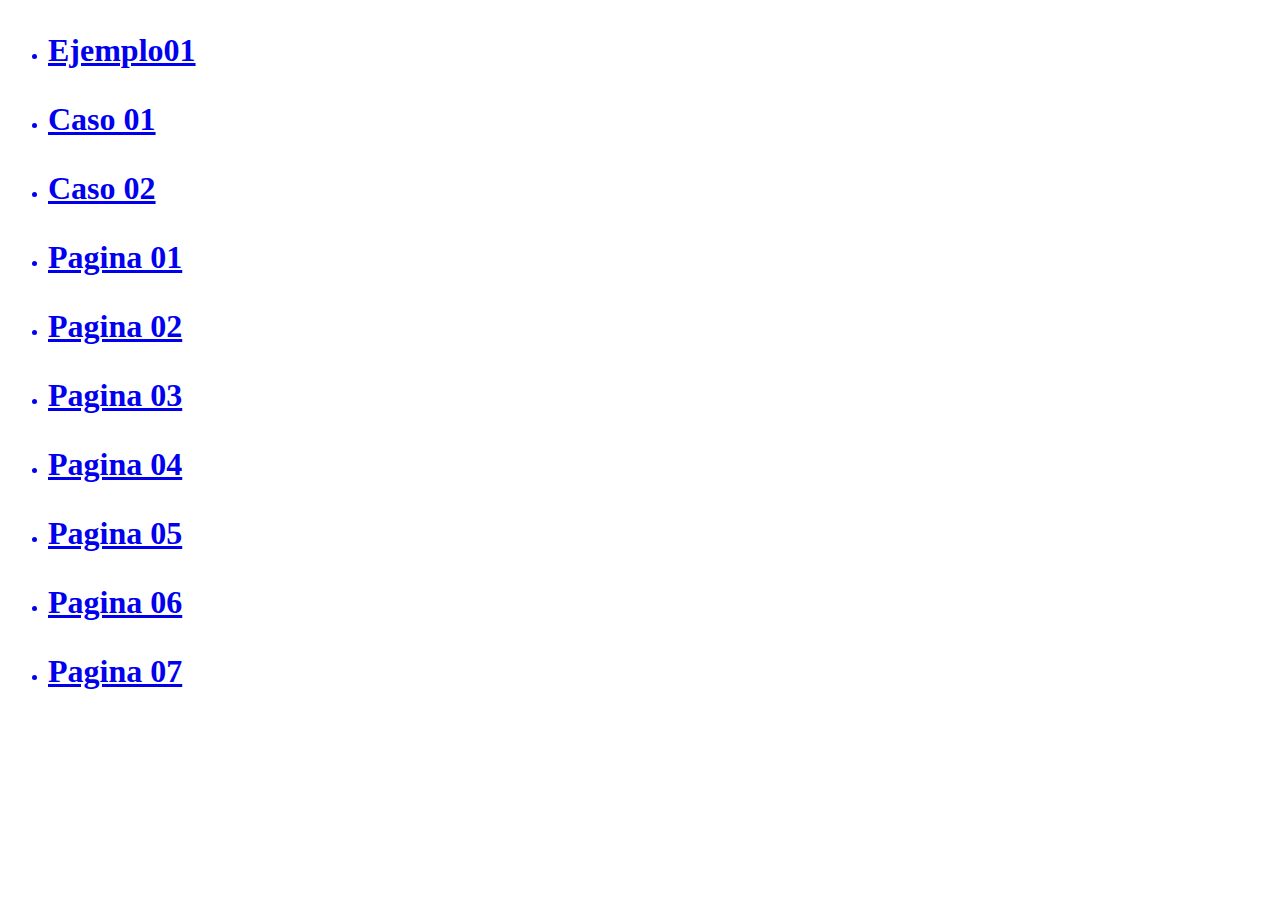
<file: clase10/index.html>
<!DOCTYPE html>
<html lang="es">
<head>
    <meta charset="UTF-8">
    <meta http-equiv="X-UA-Compatible" content="IE=edge">
    <meta name="viewport" content="width=device-width, initial-scale=1.0">
    <title>INDEX</title>
    <link rel="stylesheet" href="css/index.css">
</head>
<body>
    <ul>
        <a href="ejemplo01.html"><li><h1><p>Ejemplo01</p></h1></li></a>
        
        <a href="caso01.html"><li><h1><p>Caso 01</p></h1></li></a>
        
        <a href="caso02.html"><li><h1><p>Caso 02</p></h1></li></a>

        <a href="pagina01.html"><li><h1><p>Pagina 01</p></h1></li></a>
        
        <a href="paigna02.html"><li><h1><p>Pagina 02</p></h1></li></a> 
        
         <a href="pagina03.html"><li><h1><p>Pagina 03</p></h1></li></a>
        
        <a href="pagina04.html"><li><h1><p>Pagina 04</p></h1></li></a>
    
        <a href="pagina05.html"><li><h1><p>Pagina 05</p></h1></li></a>
        
        <a href="pagina06.html"><li><h1><p>Pagina 06</p></h1></li></a>
        
        <a href="pagina07.html"><li><h1><p>Pagina 07</p></h1></li></a>

        
</body>
</html>
</file>
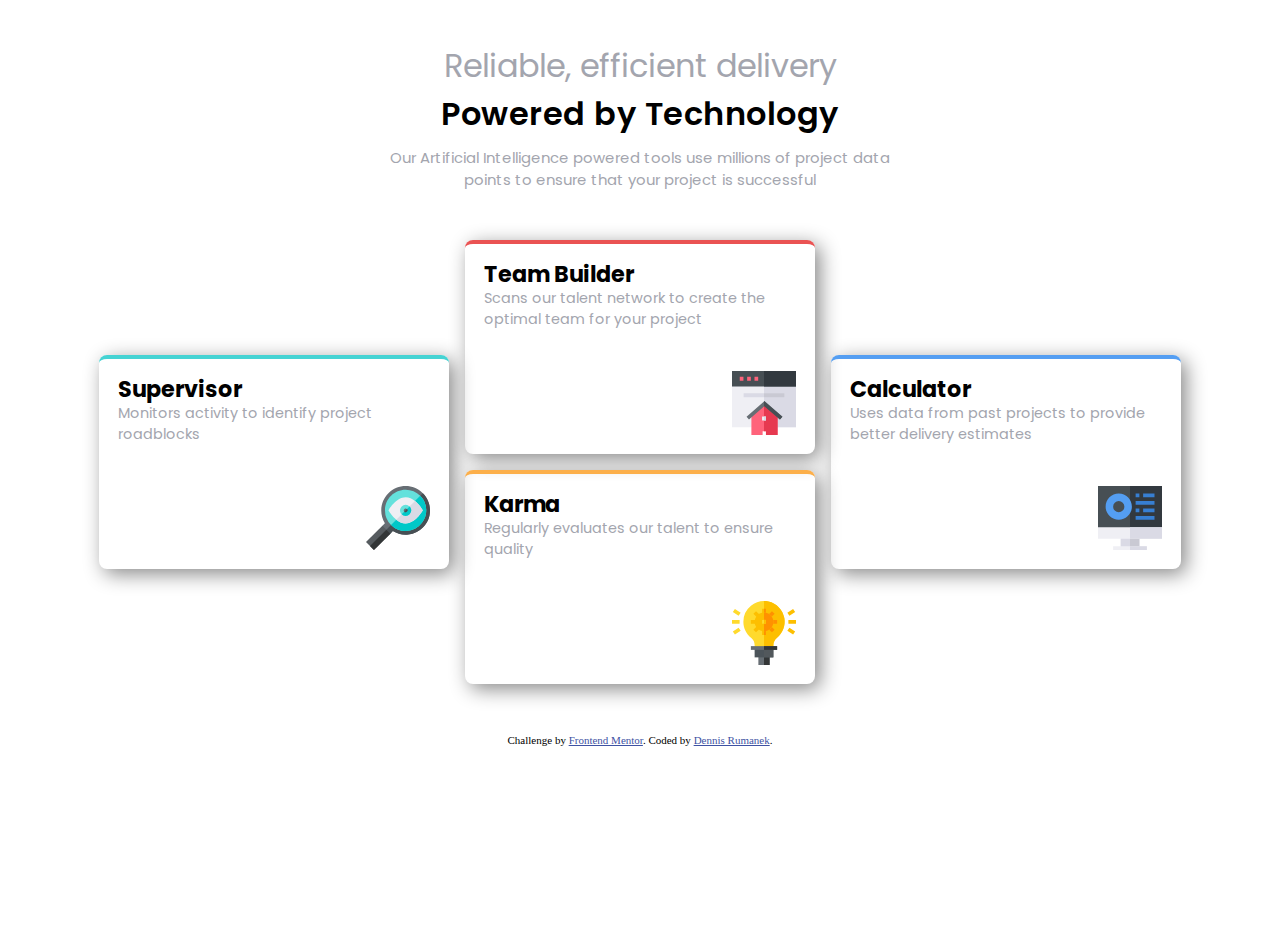
<file: clase10/four-card-feature-section-master/index.html>
<!DOCTYPE html>
<html lang="en">
  <head>
    <meta charset="UTF-8" />
    <meta name="viewport" content="width=device-width, initial-scale=1.0" />
    <!-- displays site properly based on user's device -->

    <link
      rel="icon"
      type="image/png"
      sizes="32x32"
      href="./images/favicon-32x32.png"
    />

    <title>Frontend Mentor | Four card feature section</title>
    <link rel="preconnect" href="https://fonts.googleapis.com" />
    <link rel="preconnect" href="https://fonts.gstatic.com" crossorigin />
    <link
      href="https://fonts.googleapis.com/css2?family=Poppins:wght@200;400;600&display=swap"
      rel="stylesheet"
    />

    <link rel="stylesheet" href="styles.css" />
    <style>
      .attribution {
        font-size: 11px;
        text-align: center;
      }
      .attribution a {
        color: hsl(228, 45%, 44%);
      }
    </style>
  </head>
  <body>
    <main class="main-container">
      <div class="text_section">
        <hgroup>
          <h2 class="first_heading">Reliable, efficient delivery</h2>
          <h2 class="second_heading">Powered by Technology</h2>
        </hgroup>
        <p class="main_paragraph">
          Our Artificial Intelligence powered tools use millions of project data
          points to ensure that your project is successful
        </p>
      </div>
      <div class="containers">
        <div class="container container-1">
          <h2>Supervisor</h2>
          <p>Monitors activity to identify project roadblocks</p>
          <img src="images/icon-supervisor.svg" alt="" />
        </div>

        <div class="container container-2">
          <h2>Team Builder</h2>
          <p>
            Scans our talent network to create the optimal team for your project
          </p>
          <img src="images/icon-team-builder.svg" alt="" />
        </div>

        <div class="container container-3">
          <h2>Karma</h2>
          <p>Regularly evaluates our talent to ensure quality</p>
          <img src="images/icon-karma.svg" alt="" />
        </div>

        <div class="container container-4">
          <h2>Calculator</h2>
          <p>
            Uses data from past projects to provide better delivery estimates
          </p>
          <img src="images/icon-calculator.svg" alt="" />
        </div>
      </div>
    </main>
    <footer>
      <p class="attribution">
        Challenge by
        <a href="https://www.frontendmentor.io?ref=challenge" target="_blank"
          >Frontend Mentor</a
        >. Coded by <a href="#">Dennis Rumanek</a>.
      </p>
    </footer>
  </body>
</html>
</file>
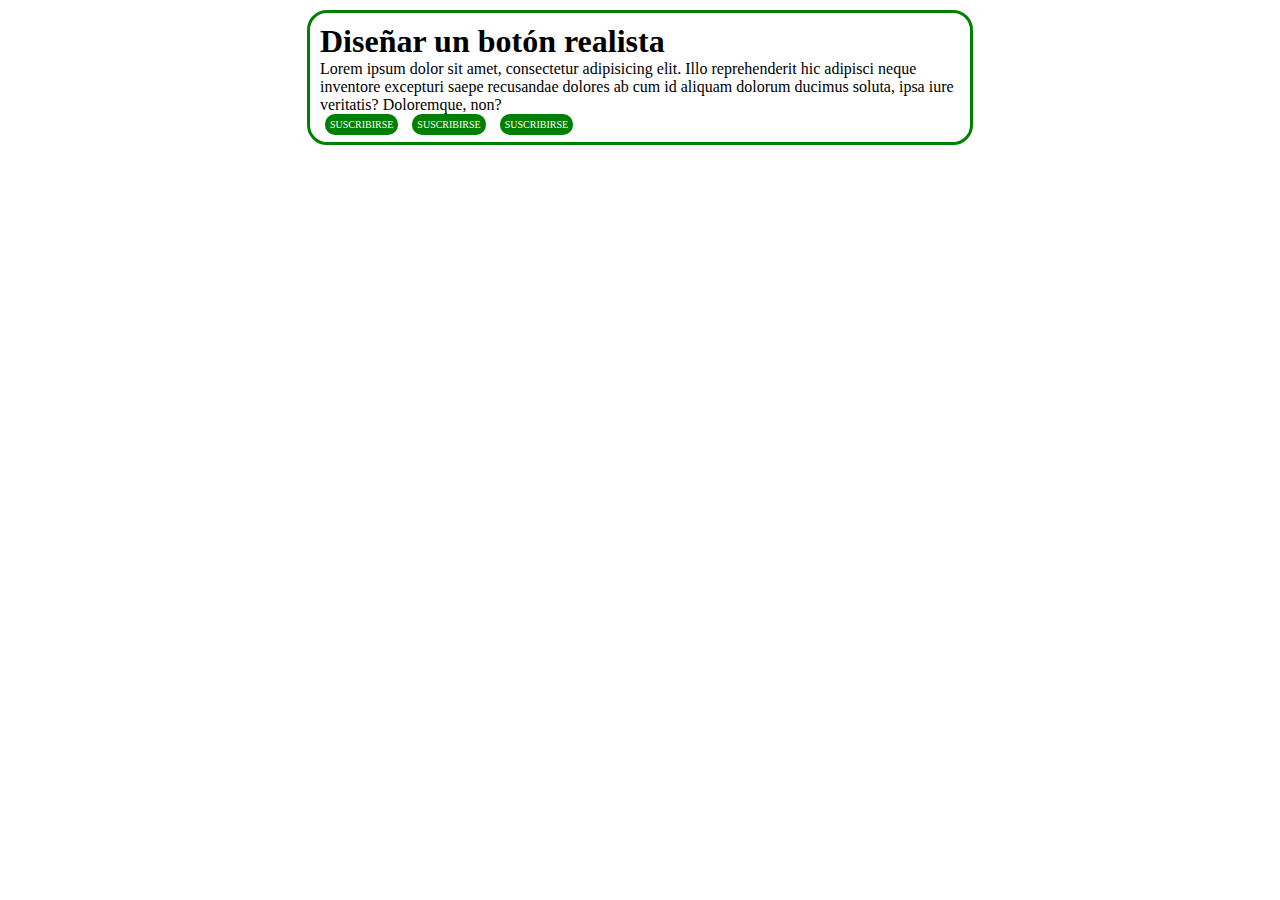
<file: clase10/caso01.html>
<!DOCTYPE html>
<html lang="en">
<head>
    <meta charset="UTF-8">
    <meta http-equiv="X-UA-Compatible" content="IE=edge">
    <meta name="viewport" content="width=device-width, initial-scale=1.0">
    <title>Document</title>
    <link rel="stylesheet" href="css/caso01.css">
</head>
<body>
    <div class="caja">
        <h1 >Diseñar un botón realista </h1>
        <p></p>Lorem ipsum dolor sit amet, consectetur adipisicing elit. Illo reprehenderit hic adipisci neque inventore excepturi saepe recusandae dolores ab cum id aliquam dolorum ducimus soluta, ipsa iure veritatis? Doloremque, non?</p>

        <a href="">SUSCRIBIRSE</a>
        <a href="">SUSCRIBIRSE</a>
        <a href="">SUSCRIBIRSE</a>



    </div>
</body>
</html>
</file>
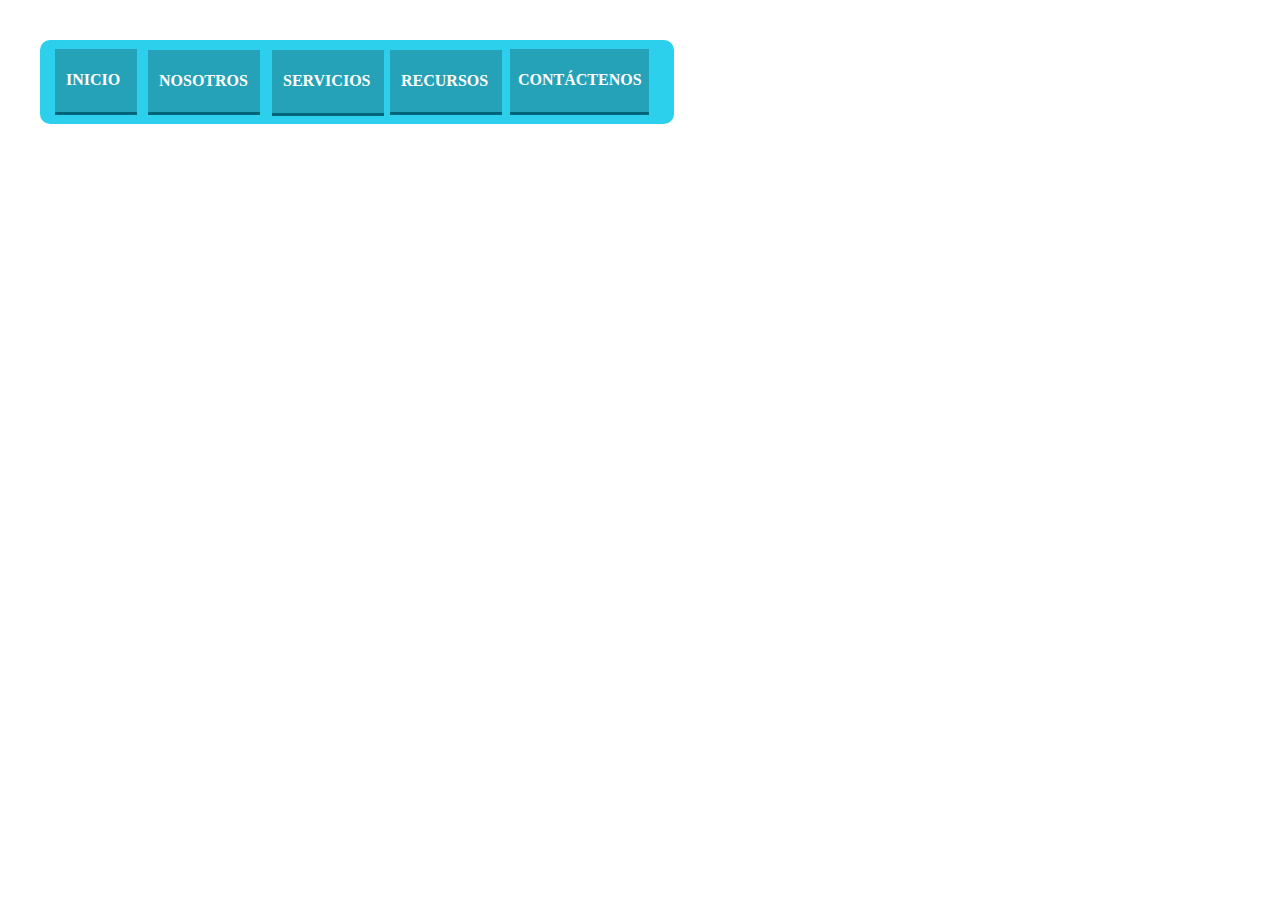
<file: clase10/caso02.html>
<!DOCTYPE html>
<html lang="es">
<head>
    <meta charset="UTF-8">
    <meta http-equiv="X-UA-Compatible" content="IE=edge">
    <meta name="viewport" content="width=device-width, initial-scale=1.0">
    <title>Ejemplo</title>
    <link rel="stylesheet" href="css/caso02.css">
</head>
<body>
    <div class="recuadro1">
    </div>
    <div class="recuadro2">
        <h4>INICIO</h4>
    </div>
    <div class="recuadro3">
        <h4>NOSOTROS</h4>
    </div>
    <div class="recuadro4">
        <h4>SERVICIOS</h4>
    </div>
    <div class="recuadro5">
        <h4>RECURSOS</h4>
    </div>
    <div class="recuadro6">
        <h4>CONTÁCTENOS</h4>
    </div>

    
</body>
</html>
</file>
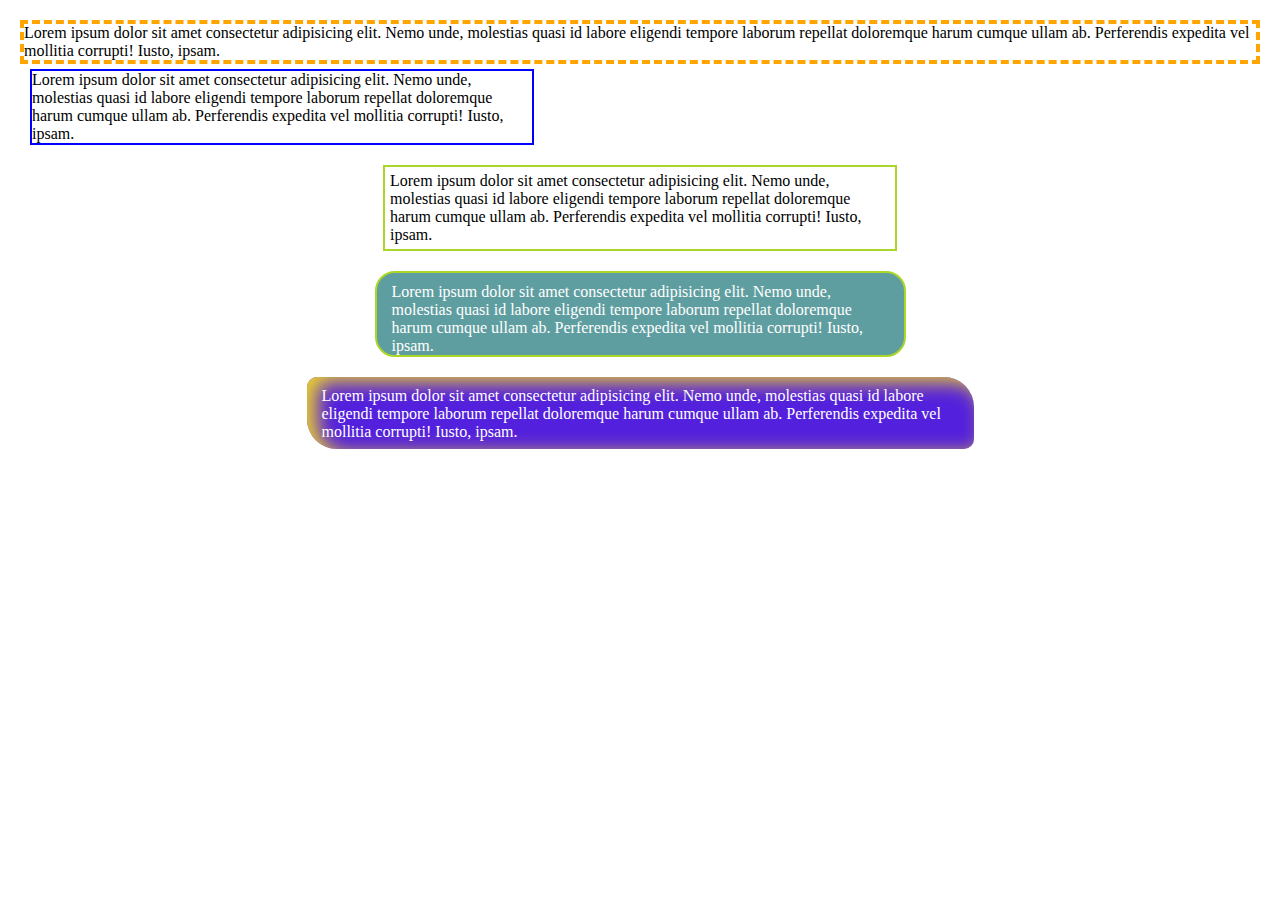
<file: clase10/ejemplo01.html>
<!DOCTYPE html>
<html lang="es">
<head>
    <meta charset="UTF-8">
    <meta http-equiv="X-UA-Compatible" content="IE=edge">
    <meta name="viewport" content="width=device-width, initial-scale=1.0">
    <title>Modelos de caja</title>
    <link rel="stylesheet" href="css/ejemplo01.css">
</head>
<body>
    <div class="caja1">
        Lorem ipsum dolor sit amet consectetur adipisicing elit. Nemo unde, molestias quasi id labore eligendi tempore laborum repellat doloremque harum cumque ullam ab. Perferendis expedita vel mollitia corrupti! Iusto, ipsam.
    </div>
    <div class="caja2">
        Lorem ipsum dolor sit amet consectetur adipisicing elit. Nemo unde, molestias quasi id labore eligendi tempore laborum repellat doloremque harum cumque ullam ab. Perferendis expedita vel mollitia corrupti! Iusto, ipsam.
    </div>
    <div class="caja3">
        Lorem ipsum dolor sit amet consectetur adipisicing elit. Nemo unde, molestias quasi id labore eligendi tempore laborum repellat doloremque harum cumque ullam ab. Perferendis expedita vel mollitia corrupti! Iusto, ipsam.
    </div>
    <div class="caja4">
        Lorem ipsum dolor sit amet consectetur adipisicing elit. Nemo unde, molestias quasi id labore eligendi tempore laborum repellat doloremque harum cumque ullam ab. Perferendis expedita vel mollitia corrupti! Iusto, ipsam.
    </div>
    <div class="caja5">
        Lorem ipsum dolor sit amet consectetur adipisicing elit. Nemo unde, molestias quasi id labore eligendi tempore laborum repellat doloremque harum cumque ullam ab. Perferendis expedita vel mollitia corrupti! Iusto, ipsam.
    </div>
</body>
</html>
</file>
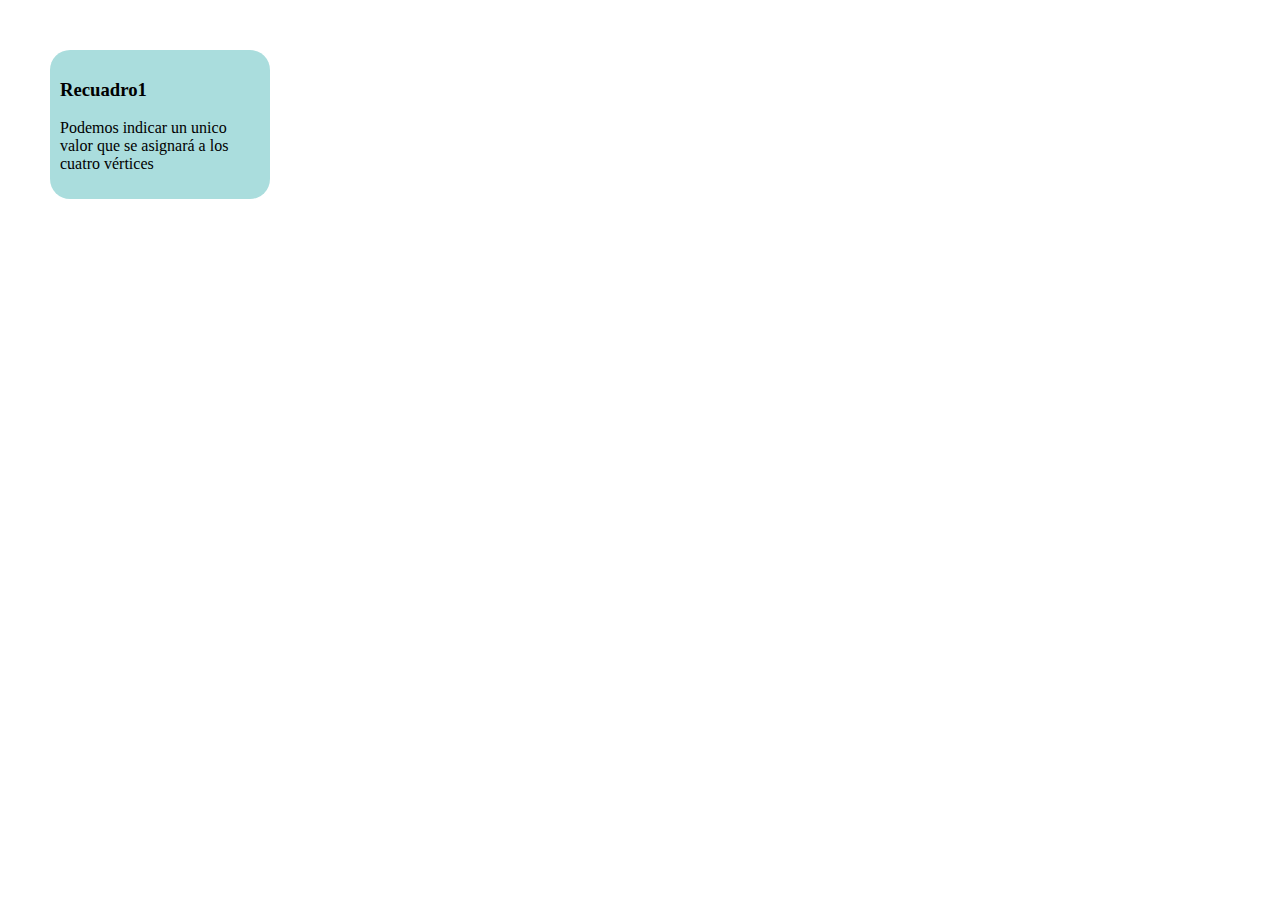
<file: clase10/pagina01.html>
<!DOCTYPE html>
<html lang="es">
<head>
    <meta charset="UTF-8">
    <meta http-equiv="X-UA-Compatible" content="IE=edge">
    <meta name="viewport" content="width=device-width, initial-scale=1.0">
    <title>Ejemplo</title>
    <style>
      #recuadro1{
        border-radius: 20px;
        background-color: #add;
        width: 200px;
        padding: 10px;
      }
      body{
        background: white;
        margin: 50px;
      }
    </style>
</head>
<body>
    <div id="recuadro1">
        <h3>Recuadro1</h3>
        <p>Podemos indicar un unico valor que se asignar&aacute; a los cuatro v&eacute;rtices</p>
    </div>
    
</body>
</html>
</file>
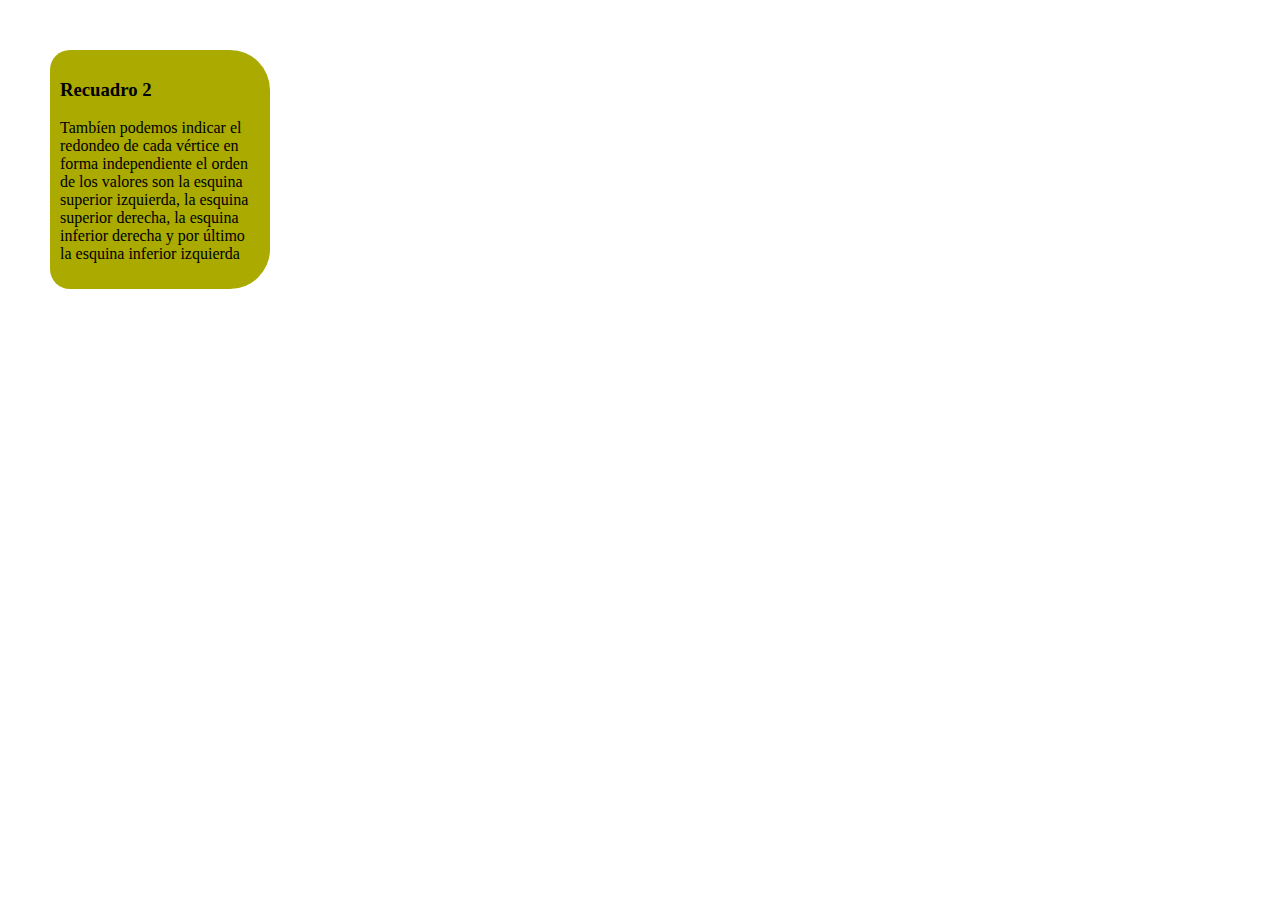
<file: clase10/pagina02.html>
<!DOCTYPE html>
<html lang="es">
<head>
    <meta charset="UTF-8">
    <meta http-equiv="X-UA-Compatible" content="IE=edge">
    <meta name="viewport" content="width=device-width, initial-scale=1.0">
    <title>Ejemplo</title>
    <style>
        #recuadro2 {
            border-radius: 20px 40px 40px 20px;
            background-color: #aa0;
            width: 200px;
            padding: 10px;
            margin-top: 50px; 
        }
        body {
            background-color: white;
            margin:50px;
        }
    </style>
</head>
<body>
    <div id="recuadro2">
        <h3>Recuadro 2</h3>
        <p>Tambíen podemos indicar el redondeo de cada vértice en forma independiente el orden de los valores son la esquina superior izquierda, la esquina superior derecha, la esquina inferior derecha y por último la esquina inferior izquierda</p>
    </div>

    
</body>
</html>
</file>
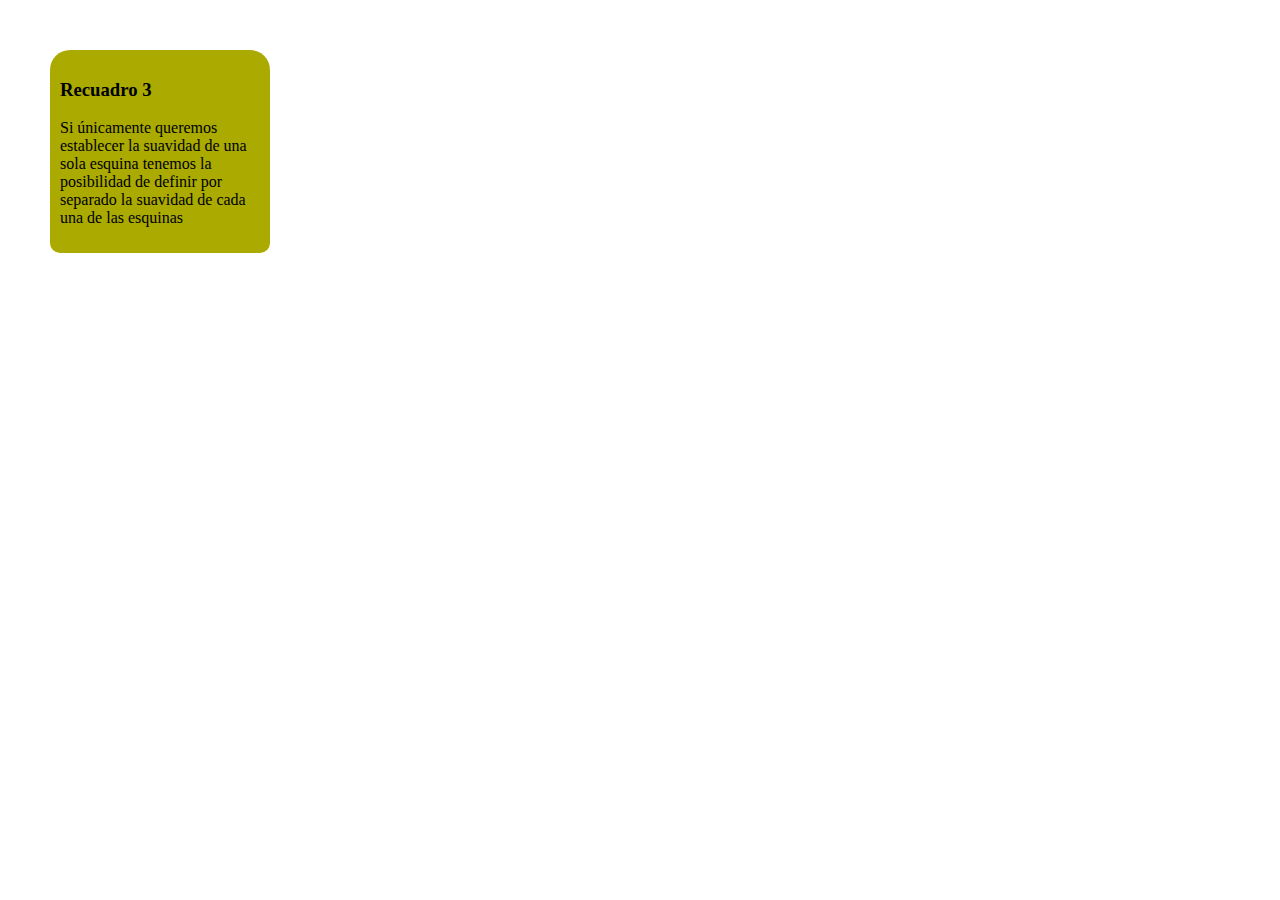
<file: clase10/pagina03.html>
<!DOCTYPE html>
<html lang="es">
<head>
    <meta charset="UTF-8">
    <meta http-equiv="X-UA-Compatible" content="IE=edge">
    <meta name="viewport" content="width=device-width, initial-scale=1.0">
    <title>Ejemplo</title>
    <style>
        #recuadro3{
            border-top-left-radius: 20px;
            border-top-right-radius: 20px;
            border-bottom-right-radius: 10px;
            border-bottom-left-radius: 10px;
            background-color: #aa0;
            width: 200px;
            padding: 10px;
            margin-top: 50px;
        }
        body{
            background-color: white;
            margin: 50px;
        }
    </style>
</head>
<body>
    <div id="recuadro3">
        <h3>Recuadro 3</h3>
        <p>Si únicamente queremos establecer la suavidad de una sola esquina tenemos la posibilidad de definir por separado la suavidad de cada una de las esquinas</p>
    </div>
    
</body>
</html>
</file>
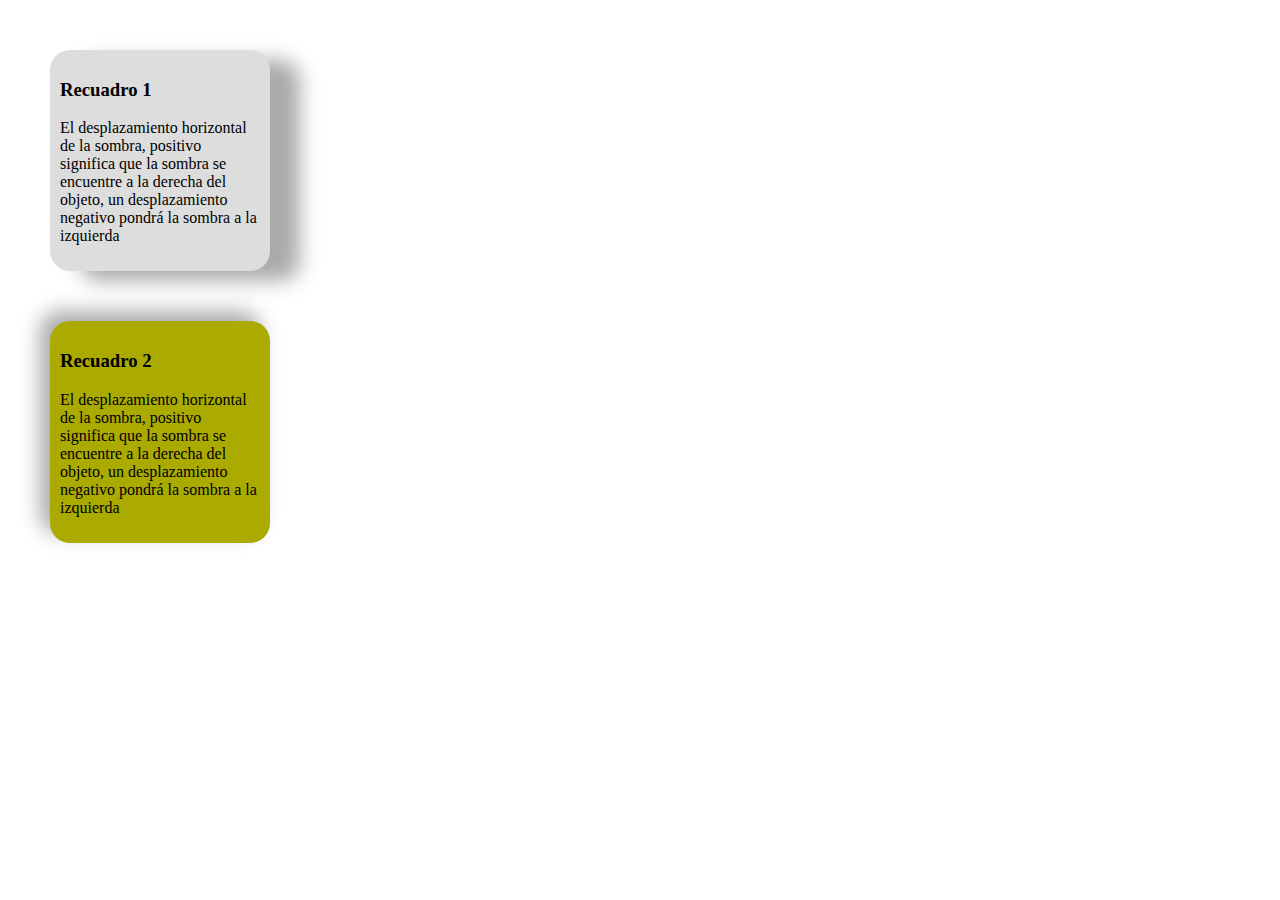
<file: clase10/pagina04.html>
<!DOCTYPE html>
<html lang="es">
<head>
    <meta charset="UTF-8">
    <meta http-equiv="X-UA-Compatible" content="IE=edge">
    <meta name="viewport" content="width=device-width, initial-scale=1.0">
    <title>Ejemplo</title>
    <style>
        #recuadro1{
            box-shadow: 30px 10px 20px #aaa;
            border-radius: 20px;
            background-color: #ddd;
            width: 200px;
            padding: 10px;
        }
        #recuadro2{
            box-shadow: -10px -10px 20px #aaa;
            border-radius: 20px;
            background-color: #aa0;
            width: 200px;
            padding: 10px;
            margin-top: 50px;
        }
        body{
            background: white;
            margin: 50px;
        }
    </style>
</head>
<body>
    <div id="recuadro1">
        <h3>Recuadro 1</h3>
        <p>El desplazamiento horizontal de la sombra, positivo significa que la sombra se encuentre a la derecha del objeto, un desplazamiento negativo pondrá la sombra a la izquierda</p>
    </div>
    <div id="recuadro2">
        <h3>Recuadro 2</h3>
        <p>El desplazamiento horizontal de la sombra, positivo significa que la sombra se encuentre a la derecha del objeto, un desplazamiento negativo pondrá la sombra a la izquierda</p>
    </div>
    
</body>
</html>
</file>
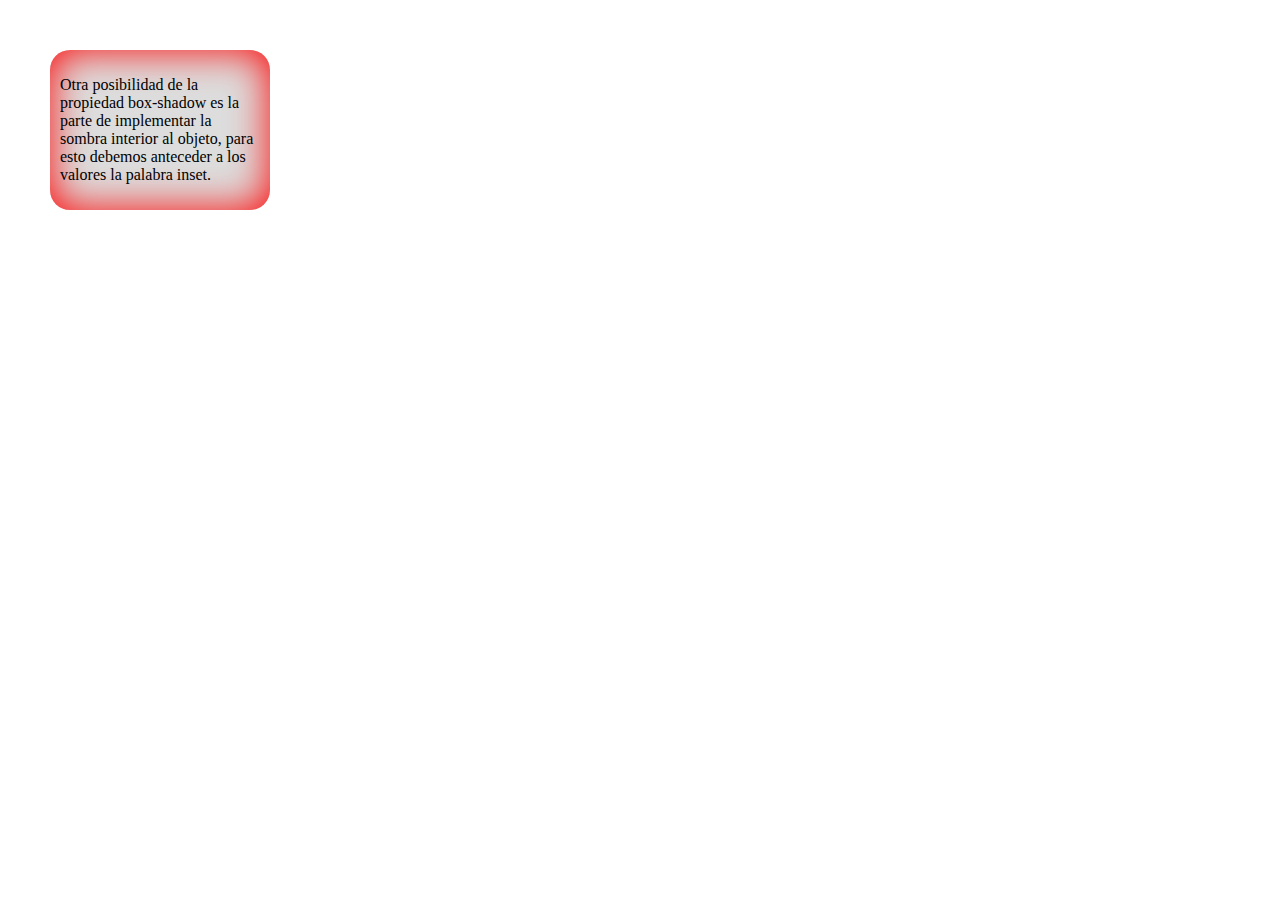
<file: clase10/pagina05.html>
<!DOCTYPE html>
<html lang="es">
<head>
    <meta charset="UTF-8">
    <meta http-equiv="X-UA-Compatible" content="IE=edge">
    <meta name="viewport" content="width=device-width, initial-scale=1.0">
    <title>Ejemplo</title>
    <style>
        #recuadro1{
            box-shadow: 0px 0px 40px #f00 inset;
            border-radius: 20px;
            background-color: #ddd;
            width: 200px;
            padding: 10px;
        }
        body{
            background-color: white;
            margin: 50px;
        }
    </style>
</head>
<body>
    <div id="recuadro1">
        <p>Otra posibilidad de la propiedad box-shadow es la parte de implementar la sombra interior al objeto, para esto debemos anteceder a los valores la palabra inset. </p>
    </div>
</body>
</html>
</file>
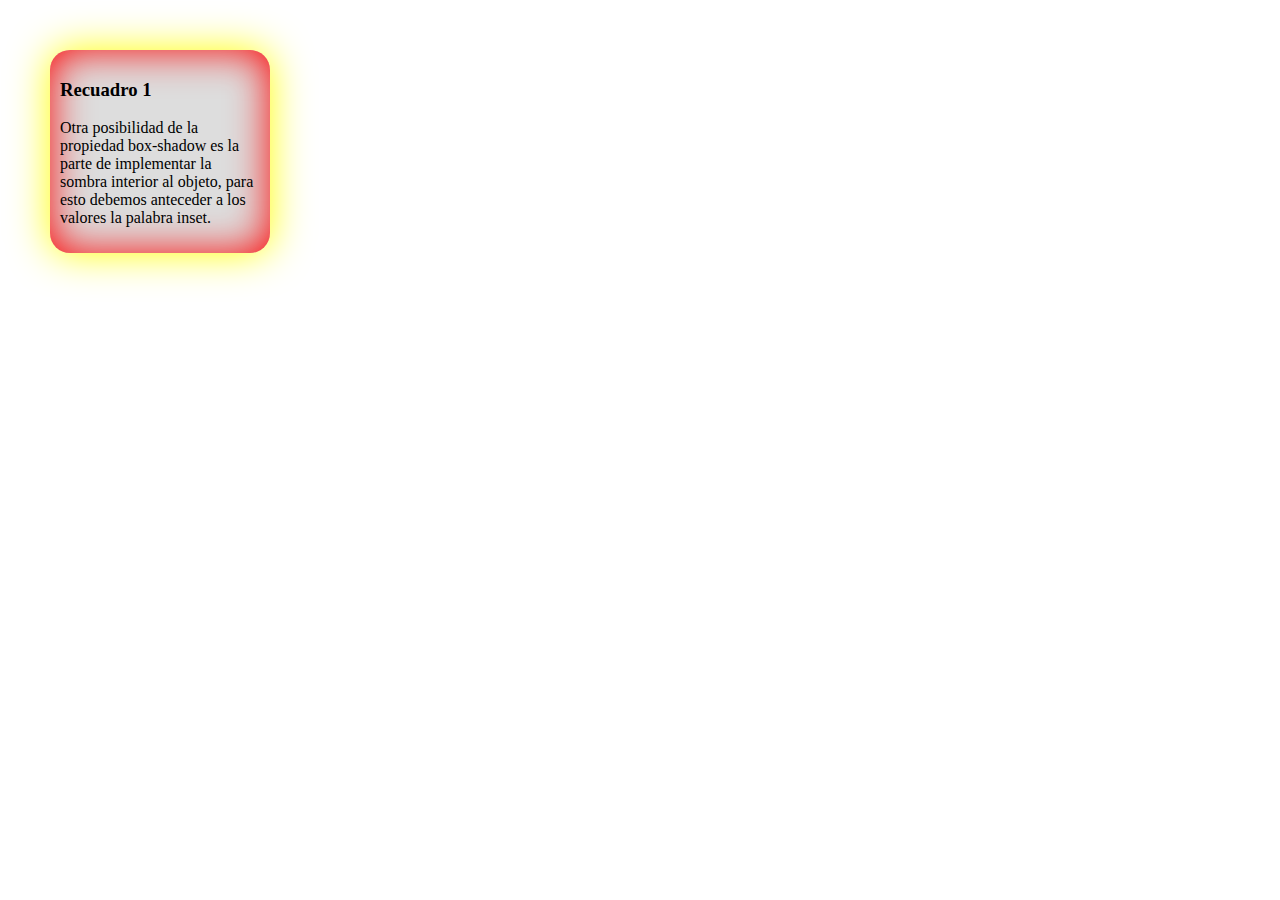
<file: clase10/pagina06.html>
<!DOCTYPE html>
<html lang="esº">
<head>
    <meta charset="UTF-8">
    <meta http-equiv="X-UA-Compatible" content="IE=edge">
    <meta name="viewport" content="width=device-width, initial-scale=1.0">
    <title>Ejemplo</title>
    <style>
        #recuadro1 {
            box-shadow: 0px 0px 40px #f00 inset,
            0px 0px 40px #ff0;
            border-radius: 20px;
            background-color: #ddd;
            width: 200px;
            padding: 10px;
        }
        body{
            background-color: white;
            margin: 50px
        }
    </style>
</head>
<body>
    <div id="recuadro1">
        <h3>Recuadro 1</h3>
        <p>Otra posibilidad de la propiedad box-shadow es la parte de implementar la sombra interior al objeto, para esto debemos anteceder a los valores la palabra inset. </p>
    </div>
</body>
</html>
</file>
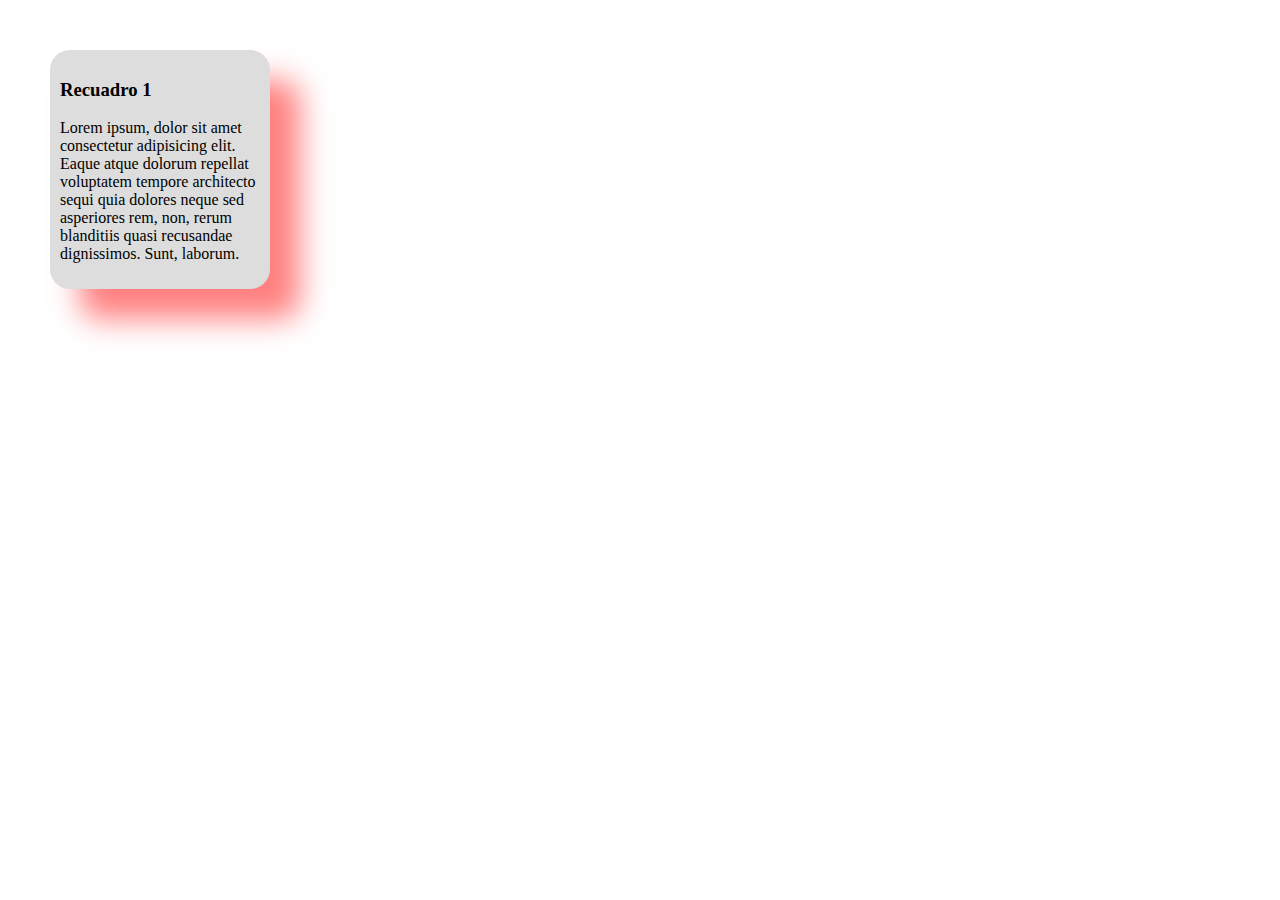
<file: clase10/pagina07.html>
<!DOCTYPE html>
<html lang="es">
<head>
    <meta charset="UTF-8">
    <meta http-equiv="X-UA-Compatible" content="IE=edge">
    <meta name="viewport" content="width=device-width, initial-scale=1.0">
    <title>Ejemplo</title>
    <style>
        #recuadro1 {
            box-shadow: 30px 30px 30px rgba(255,0,0,0.5);
            border-radius: 20px;
            background-color: #ddd;
            width: 200px;
            padding: 10px;
        }
        body{
            background-color: white;
            margin: 50px;
        }
    </style>
</head>
<body>
    <div id="recuadro1">
        <h3>Recuadro 1</h3>
        <p>Lorem ipsum, dolor sit amet consectetur adipisicing elit. Eaque atque dolorum repellat voluptatem tempore architecto sequi quia dolores neque sed asperiores rem, non, rerum blanditiis quasi recusandae dignissimos. Sunt, laborum.</p>
    </div>
    
</body>
</html>
</file>
<file: clase10/css/index.css>
a:hover{
    background-color: violet;
    color: red;
}
</file>
<file: clase10/css/caso01.css>
*{
    margin: 0;
}
.caja {
    width: 50%;
    margin: 10px auto;
    border: 3px solid green;
    border-radius: 20px;
    padding: 10px;
}
a{
    text-decoration-line: none;
    background-color: green;
    border-radius: 10px;
    margin: 5px;
    padding: 5px;
    font-size: 10px;
    color: white;
}
a:hover{
    background-color: blue;
    color: orange;
}
</file>
<file: clase10/css/caso02.css>
.recuadro1 {
    border: 2px solid rgb(44, 208, 237);
    border-radius: 10px 10px 10px 10px;
    background-color: rgb(44, 208, 237);
    width: 620px;
    padding-left: 10px;
    padding-bottom: 80px;
    margin-top: 10px; 
}

.recuadro2 {
    border: 1px solid rgb(38, 162, 184);
    color: white;
    background-color: rgb(38, 162, 184);
    box-shadow: 0px 3px 0px 0px #016579;
    width: 70px;
    padding-bottom: -10px;
    padding-left: 10px;
    margin-left: 15px;  
    margin-top: -75px;
}
.recuadro3 {
    border: 1px solid rgb(38, 162, 184);
    color: white;
    background-color: rgb(38, 162, 184);
    box-shadow: 0px 3px 0px 0px #016579;
    width: 100px;
    padding-bottom: -10px;
    padding-left: 10px;
    margin-left: 108px;  
    margin-top: -62px; 
}
.recuadro4 {
    border: 1px solid rgb(38, 162, 184);
    color: white;
    background-color: rgb(38, 162, 184);
    box-shadow: 0px 3px 0px 0px #016579;
    width: 100px;
    padding-bottom: -10px;
    padding-left: 10px;
    margin-left: 232px;  
    margin-top: -62px; 
} 
.recuadro5 {
    border: 1px solid rgb(38, 162, 184);
    color: white;
    background-color: rgb(38, 162, 184);
    box-shadow: 0px 3px 0px 0px #016579;
    width: 100px;
    padding-bottom: -10px;
    padding-left: 10px;
    margin-left: 350px;  
    margin-top: -63px; 
} 
.recuadro6 {
    border: 1px solid rgb(38, 162, 184);
    color: white;
    background-color: rgb(38, 162, 184);
    box-shadow: 0px 3px 0px 0px #016579;
    width: 130px;
    padding-bottom: -10px;
    padding-left: 7px;
    margin-left: 470px;  
    margin-top: -63px; 
} 
body {
    background-color: white;
    margin:40px;
}
</file>
<file: clase10/css/ejemplo01.css>
* {
    margin: 0px;
}
.caja1{
    /* border:linea deestilo color; */
    border: 4px dashed orange;
    margin: 20px;
}
.caja2{
    border: 2px solid blue;
    width: 500px;
    margin-top: -15px;
    margin-left: 30px;
}
.caja3 {
    border: 2px solid #abd628 ;
    width: 500px;
    margin: 20px auto;
    padding: 5px; 
}
.caja4{
    border: 2px solid #abd628 ;
    width: 500px;
    margin: 20px auto;
    padding-top: 10px;
    padding-bottom: 0px;
    padding-left: 15px;
    padding-right: 12px;
    /* padding: 10px 12px 8px 15px ; */
    background-color: cadetblue;
    color: white;
    border-radius: 20px;
}
.caja5 {
    width: 50%;
    margin:10px auto;
    padding: 10px 12px 8px 15px;
    background-color: rgb(83, 32, 221);
    color: white;
    border-top-left-radius: 10px;
    border-top-right-radius: 30px;
    border-bottom-left-radius: 30px;
    border-bottom-right-radius: 10px;
    /* border-radius: 10px 30px 10px 30px; */
    box-shadow: 10px 5px 20px  #eed42a  inset;
}
</file>
<file: clase10/four-card-feature-section-master/styles.css>
/* CSS RESET 
.............................................................................................*/

/* Box sizing rules */
*,
*::before,
*::after {
  box-sizing: border-box;
}

/* Prevent font size inflation */
html {
  -moz-text-size-adjust: none;
  -webkit-text-size-adjust: none;
  text-size-adjust: none;
}

/* Remove default margin in favour of better control in authored CSS */
body,
h1,
h2,
h3,
h4,
p,
figure,
blockquote,
dl,
dd {
  margin-block-end: 0;
  margin-block-start: 0;
}

/* Remove list styles on ul, ol elements with a list role, which suggests default styling will be removed */
ul[role="list"],
ol[role="list"] {
  list-style: none;
}

/* Set core body defaults */
body {
  min-height: 100vh;
  line-height: 1.5;
}

/* Set shorter line heights on headings and interactive elements */
h1,
h2,
h3,
h4,
button,
input,
label {
  line-height: 1.1;
}

/* Balance text wrapping on headings */
h1,
h2,
h3,
h4 {
  text-wrap: balance;
}

/* A elements that don't have a class get default styles */
a:not([class]) {
  text-decoration-skip-ink: auto;
  color: currentColor;
}

/* Make images easier to work with */
img,
picture {
  max-width: 100%;
  display: block;
}

/* Inherit fonts for inputs and buttons */
input,
button,
textarea,
select {
  font: inherit;
}

/* Make sure textareas without a rows attribute are not tiny */
textarea:not([rows]) {
  min-height: 10em;
}

/* Anything that has been anchored to should have extra scroll margin */
:target {
  scroll-margin-block: 5ex;
}

/* CSS RESET 
.............................................................................................*/

/* DEFINE COLOURS START*/
:root {
  --Red: hsl(0, 78%, 62%);
  --Cyan: hsl(180, 62%, 55%);
  --Orange: hsl(34, 97%, 64%);
  --Blue: hsl(212, 86%, 64%);
  --Very-Dark-Blue: hsl(234, 12%, 34%);
  --Grayish-Blue: hsl(229, 6%, 66%);
  --Very-Light-Gray: hsl(0, 0%, 98%);
}

/* DEFINE COLOURS FINISH
..............................................................................................*/

.main-container {
  font-size: 0.93rem;
  font-family: "Poppins", sans-serif;
  margin: 3rem 1.85rem;
  min-width: 12.5rem;
}

.first_heading,
.second_heading,
.main_paragraph {
  text-align: center;
}

.text_section {
  display: flex;
  flex-direction: column;
  align-items: center;
  justify-content: center;
}

.first_heading {
  color: var(--Grayish-Blue);
  font-weight: 400;
}

.second_heading {
  font-weight: 600;
  margin: 0.8rem 0 1rem 0;
  letter-spacing: 0.5px;
}

.main_paragraph {
  color: var(--Grayish-Blue);
  font-weight: 400;
  max-width: 500px;
}

.containers {
  display: flex;
  flex-direction: column;
  row-gap: 25px;
  margin-top: 5rem;
}

.container {
  border-radius: 0.5rem;
  padding: 1.2rem;
  box-shadow: 5px 5px 20px 0 #888888;
}

.container img {
  float: right;
  margin-top: 2.5rem;
}

.container p {
  color: var(--Grayish-Blue);
  font-size: 0.9rem;
  font-weight: 400;
}

.container-1 {
  border-top: 4px solid var(--Cyan);
}

.container-2 {
  border-top: 4px solid var(--Red);
}

.container-3 {
  border-top: 4px solid var(--Orange);
}

.container-4 {
  border-top: 4px solid var(--Blue);
}

@media (min-width: 46.8rem) {
  .containers {
    display: grid;
    grid-template-columns: repeat(2, 350px);
    grid-template-rows: 1fr 1fr 1fr 1fr;
    grid-template-areas:
      "supervisor team-builder"
      "supervisor team-builder"
      "karma calculator"
      "karma calculator";
    gap: 1rem;
    justify-content: center;
  }

  .container-1 {
    grid-area: supervisor;
  }

  .container-2 {
    grid-area: team-builder;
  }

  .container-3 {
    grid-area: karma;
  }

  .container-4 {
    grid-area: calculator;
  }
}

@media (min-width: 71rem) {
  .first_heading,
  .second_heading {
    font-size: 2rem;
  }

  .containers {
    grid-template-columns: repeat(3, 350px);
    grid-template-rows: 1fr 1fr 1fr 1fr;
    grid-template-areas:
      ". team-builder ."
      "supervisor team-builder calculator"
      "supervisor karma calculator"
      ". karma .";
    margin-top: 3rem;
  }
}
</file>
